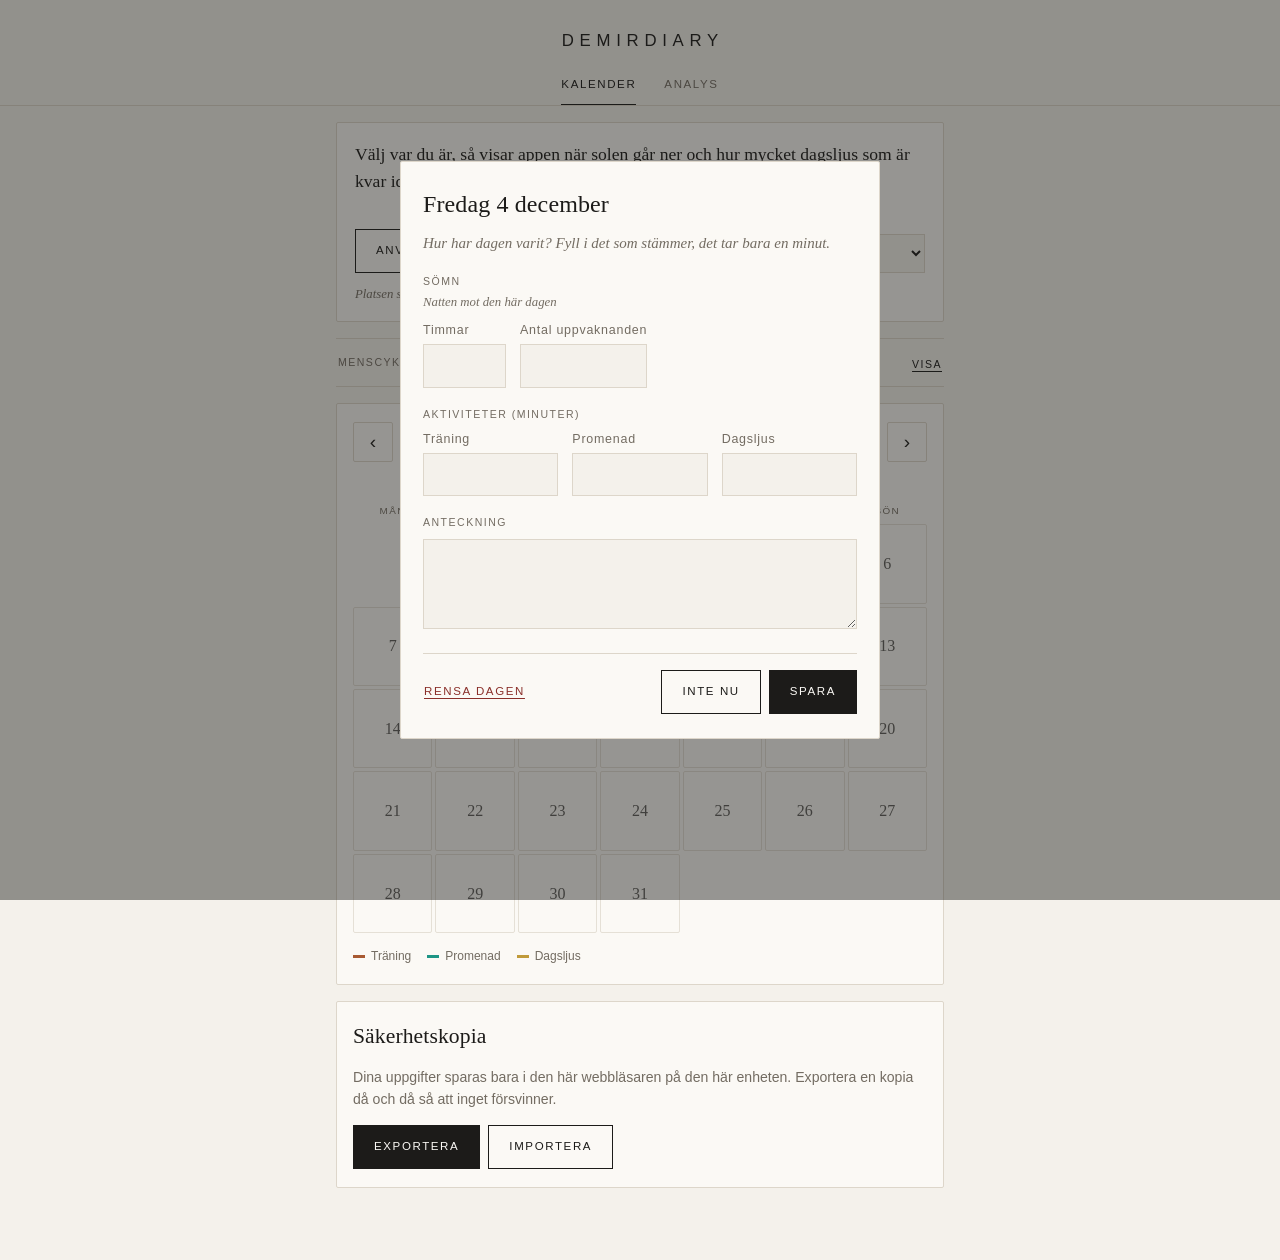
<file: index.html>
<!doctype html>
<html lang="sv">
<head>
  <meta charset="utf-8">
  <meta name="viewport" content="width=device-width, initial-scale=1">
  <meta name="theme-color" content="#f4f1eb" media="(prefers-color-scheme: light)">
  <meta name="theme-color" content="#151412" media="(prefers-color-scheme: dark)">
  <title>DemirDiary</title>
  <meta name="description" content="Personlig dagbok för menscykel, ägglossning och mående.">
  <link rel="manifest" href="manifest.webmanifest">
  <link rel="icon" href="icons/icon.svg?v=20" type="image/svg+xml">
  <link rel="apple-touch-icon" href="icons/apple-touch-icon.png?v=20">
  <meta name="apple-mobile-web-app-capable" content="yes">
  <meta name="mobile-web-app-capable" content="yes">
  <meta name="apple-mobile-web-app-title" content="DemirDiary">
  <meta name="apple-mobile-web-app-status-bar-style" content="default">
  <link rel="stylesheet" href="style.css?v=20">
</head>
<body>
  <header class="app-header">
    <h1>DemirDiary</h1>
    <nav class="app-nav" aria-label="Sidor">
      <a href="./" aria-current="page">Kalender</a>
      <a href="analys.html">Analys</a>
    </nav>
  </header>

  <main>
    <div id="week-slot" data-page="kalender"></div>

    <section class="today-panel" aria-label="Idag">
      <div class="sun-card" id="sun-card" hidden>
        <p class="sun-label" id="sun-label"></p>
        <p class="sun-main" id="sun-main"></p>
        <p class="sun-sub" id="sun-sub"></p>
        <div class="sun-bar" id="sun-bar" role="img">
          <div class="sun-bar-track"><span class="sun-bar-fill" id="sun-bar-fill"></span></div>
          <div class="sun-bar-labels"><span id="sun-bar-start"></span><span id="sun-bar-end"></span></div>
        </div>
        <p class="sun-logged" id="sun-logged" hidden></p>
        <p class="sun-place"><span id="sun-place"></span> <button type="button" class="link-btn inline" id="sun-change">Byt plats</button></p>
      </div>

      <div class="sun-setup" id="sun-setup" hidden>
        <p class="sun-setup-intro" id="sun-setup-intro">Välj var du är, så visar appen när solen går ner och hur mycket dagsljus som är kvar idag.</p>
        <div class="sun-setup-row">
          <button type="button" class="btn btn-secondary" id="sun-geo">Använd min position</button>
          <label class="field">
            <span>Välj ort</span>
            <select id="sun-city"><option value="">Välj ort…</option></select>
          </label>
        </div>
        <p class="field-hint">Platsen sparas bara på den här enheten, avrundad till ungefär 10 km.</p>
      </div>

    </section>

    <details class="cycle-panel" id="cycle-panel">
      <summary>
        <span class="cycle-panel-title">Menscykel</span>
        <span class="cycle-panel-action" aria-hidden="true"></span>
      </summary>
      <section class="stats" aria-label="Översikt över cykeln">
        <div class="stat stat-wide">
          <span class="stat-label">Nästa mens</span>
          <span class="stat-value" id="stat-next">–</span>
          <span class="stat-sub" id="stat-next-sub"></span>
        </div>
        <div class="stat stat-wide">
          <span class="stat-label">Nästa ägglossning</span>
          <span class="stat-value" id="stat-ovulation">–</span>
          <span class="stat-sub" id="stat-ovulation-sub"></span>
        </div>
        <div class="stat">
          <span class="stat-label">Cykeldag</span>
          <span class="stat-value" id="stat-cycle-day">–</span>
        </div>
        <div class="stat">
          <span class="stat-label">Snittcykel</span>
          <span class="stat-value" id="stat-avg-cycle">–</span>
        </div>
        <div class="stat">
          <span class="stat-label">Snittmens</span>
          <span class="stat-value" id="stat-avg-period">–</span>
        </div>
      </section>
    </details>

    <section class="calendar" aria-label="Kalender">
      <div class="calendar-nav">
        <button type="button" class="icon-btn" id="prev-month" aria-label="Föregående månad">‹</button>
        <h2 id="month-title"></h2>
        <button type="button" class="icon-btn" id="next-month" aria-label="Nästa månad">›</button>
      </div>
      <button type="button" class="link-btn" id="go-today">Gå till idag</button>

      <div class="weekdays" aria-hidden="true">
        <span>Mån</span><span>Tis</span><span>Ons</span><span>Tor</span><span>Fre</span><span>Lör</span><span>Sön</span>
      </div>
      <div class="days" id="days"></div>

      <ul class="legend">
        <li class="cycle-item"><span class="swatch mark-period"></span>Mens</li>
        <li class="cycle-item"><span class="swatch mark-ovulation"></span>Ägglossning</li>
        <li class="cycle-item"><span class="swatch predicted"></span>Uppskattad mens</li>
        <li class="cycle-item"><span class="swatch predicted-ovulation"></span>Uppskattad ägglossning</li>
        <li><span class="swatch act-exercise"></span>Träning</li>
        <li><span class="swatch act-walk"></span>Promenad</li>
        <li><span class="swatch act-daylight"></span>Dagsljus</li>
      </ul>
    </section>

    <section class="backup">
      <h2>Säkerhetskopia</h2>
      <p>Dina uppgifter sparas bara i den här webbläsaren på den här enheten. Exportera en kopia då och då så att inget försvinner.</p>
      <div class="backup-actions">
        <button type="button" class="btn" id="export-btn">Exportera</button>
        <label class="btn btn-secondary" for="import-file">Importera</label>
        <input type="file" id="import-file" accept="application/json,.json" hidden>
      </div>
    </section>

    <p class="disclaimer">Uppskattningarna bygger på dina tidigare cykler och är inte medicinska råd. Använd dem inte som preventivmedel.</p>
  </main>

  <dialog id="day-dialog" aria-labelledby="dialog-title">
    <form id="day-form" method="dialog">
      <h2 id="dialog-title" tabindex="-1" autofocus></h2>
      <p class="dialog-intro" id="dialog-intro" hidden></p>

      <fieldset class="cycle-field">
        <legend>Markera dagen</legend>
        <div class="segmented" id="mark-options"></div>
      </fieldset>

      <fieldset>
        <legend>Sömn</legend>
        <p class="field-hint">Natten mot den här dagen</p>
        <div class="field-row">
          <label class="field">
            <span>Timmar</span>
            <input type="number" id="sleep" min="0" max="24" step="0.5" inputmode="decimal">
          </label>
          <label class="field">
            <span>Antal uppvaknanden</span>
            <input type="number" id="wakeups" min="0" max="50" step="1" inputmode="numeric">
          </label>
        </div>
      </fieldset>

      <fieldset>
        <legend>Aktiviteter (minuter)</legend>
        <div class="field-row field-row-three">
          <label class="field">
            <span>Träning</span>
            <input type="number" id="exercise" min="0" max="1440" step="1" inputmode="numeric">
          </label>
          <label class="field">
            <span>Promenad</span>
            <input type="number" id="walk" min="0" max="1440" step="1" inputmode="numeric">
          </label>
          <label class="field">
            <span>Dagsljus</span>
            <input type="number" id="daylight" min="0" max="1440" step="1" inputmode="numeric">
          </label>
        </div>
      </fieldset>

      <label class="field">
        <span>Anteckning</span>
        <textarea id="note" rows="3" maxlength="2000"></textarea>
      </label>

      <div class="dialog-actions">
        <button type="button" class="btn btn-danger" id="clear-day">Rensa dagen</button>
        <span class="spacer"></span>
        <button type="button" class="btn btn-secondary" id="cancel-day">Avbryt</button>
        <button type="submit" class="btn" id="save-day">Spara</button>
      </div>
    </form>
  </dialog>

  <div class="toast" id="toast" role="status" aria-live="polite"></div>

  <script src="common.js?v=20"></script>
  <script src="app.js?v=20"></script>
  <script src="sun.js?v=20"></script>
  <script src="today.js?v=20"></script>
  <script src="weekly.js?v=20"></script>
</body>
</html>
</file>
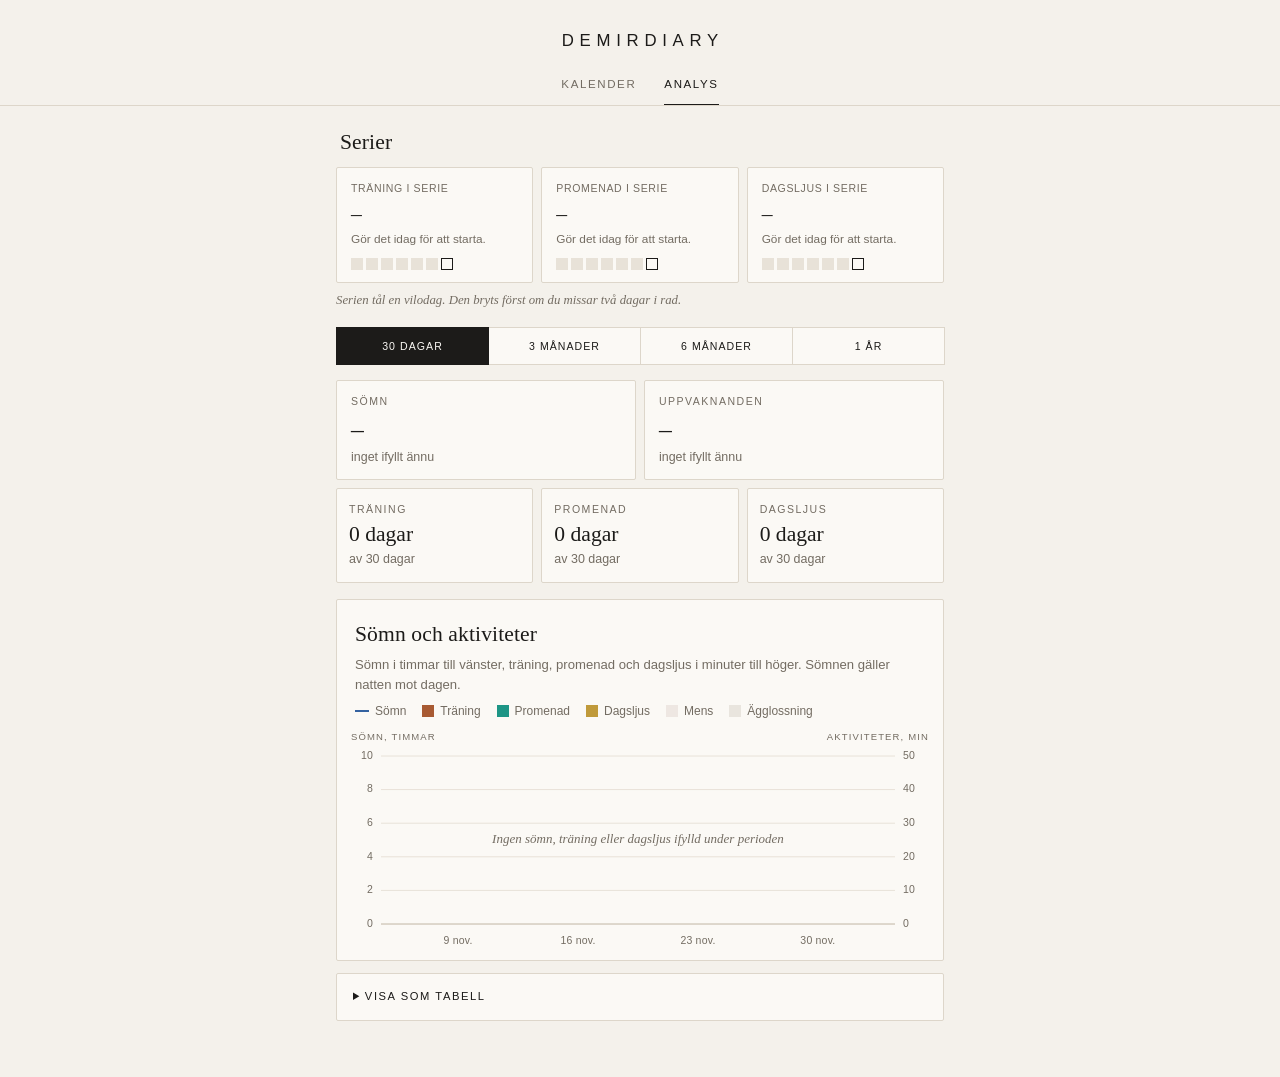
<file: analys.html>
<!doctype html>
<html lang="sv">
<head>
  <meta charset="utf-8">
  <meta name="viewport" content="width=device-width, initial-scale=1">
  <meta name="theme-color" content="#f4f1eb" media="(prefers-color-scheme: light)">
  <meta name="theme-color" content="#151412" media="(prefers-color-scheme: dark)">
  <title>DemirDiary – Analys</title>
  <meta name="description" content="Sömn, träning och dagsljus över tid.">
  <link rel="manifest" href="manifest.webmanifest">
  <link rel="icon" href="icons/icon.svg?v=20" type="image/svg+xml">
  <link rel="apple-touch-icon" href="icons/apple-touch-icon.png?v=20">
  <meta name="apple-mobile-web-app-capable" content="yes">
  <meta name="mobile-web-app-capable" content="yes">
  <meta name="apple-mobile-web-app-title" content="DemirDiary">
  <meta name="apple-mobile-web-app-status-bar-style" content="default">
  <link rel="stylesheet" href="style.css?v=20">
</head>
<body>
  <header class="app-header">
    <h1>DemirDiary</h1>
    <nav class="app-nav" aria-label="Sidor">
      <a href="./">Kalender</a>
      <a href="analys.html" aria-current="page">Analys</a>
    </nav>
  </header>

  <main>
    <section class="streak-section" aria-labelledby="streak-title">
      <h2 id="streak-title">Serier</h2>
      <div class="streaks" id="streaks"></div>
      <p class="streak-note">Serien tål en vilodag. Den bryts först om du missar två dagar i rad.</p>
    </section>

    <div id="week-slot" data-page="analys"></div>

    <div class="range-filter" role="group" aria-label="Tidsperiod" id="range-filter">
      <button type="button" data-days="30">30 dagar</button>
      <button type="button" data-days="90">3 månader</button>
      <button type="button" data-days="182">6 månader</button>
      <button type="button" data-days="365">1 år</button>
    </div>

    <section class="stats" aria-label="Sammanfattning för perioden">
      <div class="stat stat-wide">
        <span class="stat-label">Sömn</span>
        <span class="stat-value" id="stat-sleep">–</span>
        <span class="stat-sub" id="stat-sleep-sub"></span>
      </div>
      <div class="stat stat-wide">
        <span class="stat-label">Uppvaknanden</span>
        <span class="stat-value" id="stat-wakeups">–</span>
        <span class="stat-sub" id="stat-wakeups-sub"></span>
      </div>
      <div class="stat">
        <span class="stat-label">Träning</span>
        <span class="stat-value" id="stat-exercise">–</span>
        <span class="stat-sub" id="stat-exercise-sub"></span>
      </div>
      <div class="stat">
        <span class="stat-label">Promenad</span>
        <span class="stat-value" id="stat-walk">–</span>
        <span class="stat-sub" id="stat-walk-sub"></span>
      </div>
      <div class="stat">
        <span class="stat-label">Dagsljus</span>
        <span class="stat-value" id="stat-daylight">–</span>
        <span class="stat-sub" id="stat-daylight-sub"></span>
      </div>
    </section>

    <section class="chart-card" aria-labelledby="combined-title">
      <h2 id="combined-title">Sömn och aktiviteter</h2>
      <p class="chart-sub">Sömn i timmar till vänster, träning, promenad och dagsljus i minuter till höger. Sömnen gäller natten mot dagen.</p>
      <ul class="legend chart-key" aria-label="Förklaring">
        <li><span class="line-key series-sleep"></span>Sömn</li>
        <li><span class="swatch act-exercise"></span>Träning</li>
        <li><span class="swatch act-walk"></span>Promenad</li>
        <li><span class="swatch act-daylight"></span>Dagsljus</li>
        <li><span class="swatch band-period"></span>Mens</li>
        <li><span class="swatch band-ovulation"></span>Ägglossning</li>
      </ul>
      <div class="chart" id="combined-chart"></div>
    </section>

    <details class="table-view">
      <summary>Visa som tabell</summary>
      <div class="table-scroll">
        <table>
          <thead>
            <tr>
              <th scope="col">Datum</th>
              <th scope="col">Sömn</th>
              <th scope="col">Uppvak&shy;nanden</th>
              <th scope="col">Träning</th>
              <th scope="col">Promenad</th>
              <th scope="col">Dagsljus</th>
              <th scope="col">Markering</th>
            </tr>
          </thead>
          <tbody id="table-body"></tbody>
        </table>
      </div>
      <p class="table-empty" id="table-empty" hidden>Inga ifyllda dagar under perioden.</p>
    </details>
  </main>

  <script src="common.js?v=20"></script>
  <script src="analys.js?v=20"></script>
  <script src="streaks.js?v=20"></script>
  <script src="weekly.js?v=20"></script>
</body>
</html>
</file>
<file: style.css>
/* DemirDiary – stilren skandinavisk stil: naturfärger, hårfina linjer, raka hörn,
   seriffer för rubriker och siffror och små versaler för etiketter. */

:root {
  --bg: #f4f1eb;
  --surface: #fbf9f5;
  --text: #1c1b19;
  --muted: #736c62;
  --border: #ddd6ca;
  --accent: #1c1b19;
  --accent-text: #fbf9f5;
  --danger: #8a2f2a;
  --period: #6e2b2a;
  --period-text: #f4f1eb;
  --ovulation: #d9cfbf;
  --ovulation-text: #1c1b19;
  --predicted: #6e2b2a;
  --predicted-ovulation: #8c7e66;
  /* Grafer (kontrollerade för färgblindhet) */
  --series-sleep: #3462a0;
  --act-exercise: #a85a32;
  --act-daylight: #c09a3a;
  --act-walk: #1d9585;
  --bar-neutral: #cfc6b8;
  --grid: #e8e2d8;
  --axis: #c9c0b2;
  --band-period: rgba(110, 43, 42, 0.09);
  --band-ovulation: rgba(140, 126, 102, 0.16);

  --serif: "Iowan Old Style", "Palatino Linotype", Palatino, "Book Antiqua", Georgia, serif;
  --sans: "Helvetica Neue", Helvetica, Arial, system-ui, sans-serif;
  --radius: 2px;
  --tracking: 0.14em;
  color-scheme: light;
}

@media (prefers-color-scheme: dark) {
  :root {
    --bg: #151412;
    --surface: #1e1b18;
    --text: #ede8df;
    --muted: #a39b8f;
    --border: #36312b;
    --accent: #ede8df;
    --accent-text: #151412;
    --danger: #d98a7f;
    --period: #8f3d38;
    --period-text: #ede8df;
    --ovulation: #4a4337;
    --ovulation-text: #ede8df;
    --predicted: #c27a6f;
    --predicted-ovulation: #a8997c;
    --series-sleep: #5a86cc;
    --act-exercise: #b84a3e;
    --act-daylight: #b08a2e;
    --act-walk: #2a9d8c;
    --bar-neutral: #4a443c;
    --grid: #2a2622;
    --axis: #3d3731;
    --band-period: rgba(180, 80, 70, 0.18);
    --band-ovulation: rgba(168, 153, 124, 0.14);
    color-scheme: dark;
  }
}

* { box-sizing: border-box; }

body {
  margin: 0;
  background: var(--bg);
  color: var(--text);
  font-family: var(--sans);
  font-size: 15px;
  line-height: 1.55;
  -webkit-font-smoothing: antialiased;
}

main {
  max-width: 640px;
  margin: 0 auto;
  padding: 0 16px 56px;
}

/* ---------- Sidhuvud och navigering ---------- */

.app-header {
  text-align: center;
  padding: 28px 16px 0;
  border-bottom: 1px solid var(--border);
  margin-bottom: 8px;
}
.app-header h1 {
  margin: 0;
  font-family: var(--sans);
  font-size: 1.05rem;
  font-weight: 500;
  letter-spacing: 0.34em;
  text-transform: uppercase;
  padding-left: 0.34em; /* väger upp luften efter sista bokstaven */
}
.subtitle { margin: 0; color: var(--muted); }

.app-nav {
  display: flex;
  justify-content: center;
  gap: 28px;
  margin-top: 14px;
}
.app-nav a {
  padding: 8px 0 10px;
  color: var(--muted);
  text-decoration: none;
  font-size: 0.72rem;
  letter-spacing: var(--tracking);
  text-transform: uppercase;
  border-bottom: 1px solid transparent;
}
.app-nav a[aria-current="page"] {
  color: var(--text);
  border-bottom-color: var(--text);
}

h2 {
  font-family: var(--serif);
  font-size: 1.35rem;
  font-weight: 400;
  margin: 0;
  letter-spacing: 0.005em;
}

/* ---------- Kort och översikt ---------- */

.stats {
  display: grid;
  grid-template-columns: repeat(6, 1fr);
  gap: 8px;
  margin: 16px 0;
}
.stat {
  background: var(--surface);
  border: 1px solid var(--border);
  border-radius: var(--radius);
  padding: 12px 14px;
  display: flex;
  flex-direction: column;
  grid-column: span 2;
}
.stat.stat-wide { grid-column: span 3; }
.stats.stats-two .stat { grid-column: span 3; }
.stat-label {
  font-size: 0.66rem;
  color: var(--muted);
  letter-spacing: var(--tracking);
  text-transform: uppercase;
}
.stat-value {
  font-family: var(--serif);
  font-size: 1.6rem;
  font-weight: 400;
  line-height: 1.25;
  margin-top: 4px;
}
.stat-sub { font-size: 0.78rem; color: var(--muted); margin-top: 2px; }
.stat .stat-value { white-space: nowrap; }
.stat:not(.stat-wide) .stat-value { font-size: 1.35rem; }
.stat:not(.stat-wide) { padding: 12px 10px 12px 12px; }

/* ---------- Kalender ---------- */

.calendar, .backup {
  background: var(--surface);
  border: 1px solid var(--border);
  border-radius: var(--radius);
  padding: 18px 16px;
  margin-bottom: 16px;
}
.calendar-nav {
  display: flex;
  align-items: center;
  justify-content: space-between;
}
.calendar-nav h2::first-letter { text-transform: uppercase; }
.icon-btn {
  width: 40px; height: 40px;
  border-radius: var(--radius);
  border: 1px solid var(--border);
  background: transparent;
  color: var(--text);
  font-size: 1.2rem;
  cursor: pointer;
}
.icon-btn:hover { border-color: var(--text); }
.link-btn {
  display: block;
  margin: 6px auto 12px;
  background: none;
  border: none;
  color: var(--muted);
  cursor: pointer;
  font: inherit;
  font-size: 0.68rem;
  letter-spacing: var(--tracking);
  text-transform: uppercase;
  text-decoration: underline;
  text-underline-offset: 3px;
}
.link-btn:hover { color: var(--text); }

.weekdays, .days {
  display: grid;
  grid-template-columns: repeat(7, 1fr);
  gap: 3px;
}
.weekdays span {
  text-align: center;
  font-size: 0.62rem;
  color: var(--muted);
  letter-spacing: var(--tracking);
  text-transform: uppercase;
  padding: 4px 0 6px;
}

.day {
  position: relative;
  aspect-ratio: 1;
  min-width: 0;
  border: 1px solid var(--border);
  border-radius: var(--radius);
  background: var(--surface);
  color: var(--text);
  font: inherit;
  cursor: pointer;
  display: flex;
  flex-direction: column;
  align-items: center;
  justify-content: center;
  padding: 2px;
  gap: 0;
}
.day:hover { border-color: var(--text); }
.day.empty { visibility: hidden; }
.day .num { font-family: var(--serif); font-size: 1rem; line-height: 1.1; }
.day .acts { display: flex; gap: 3px; margin-top: 4px; min-height: 4px; }
.day .act-mark { width: 10px; height: 3px; }
.day .act-mark.act-exercise { background: var(--act-exercise); }
.day .act-mark.act-daylight { background: var(--act-daylight); }
.day .act-mark.act-walk { background: var(--act-walk); }
.day .act-mark { width: 8px; }
.day .dot {
  position: absolute;
  top: 4px; right: 4px;
  width: 4px; height: 4px;
  border-radius: 50%;
  background: var(--muted);
}
.day.future { opacity: 0.7; }
.day.today { outline: 1px solid var(--text); outline-offset: 1px; }
.day.today .num { text-decoration: underline; text-underline-offset: 3px; text-decoration-thickness: 1px; }

.mark-period { background: var(--period); color: var(--period-text); border-color: var(--period); }
.mark-ovulation { background: var(--ovulation); color: var(--ovulation-text); border-color: var(--ovulation); }
.day.mark-period .dot { background: var(--period-text); }
.day.mark-ovulation .dot { background: var(--ovulation-text); }
.predicted { border: 1px dashed var(--predicted); }
.predicted-ovulation { border: 1px dashed var(--predicted-ovulation); }

.legend {
  list-style: none;
  padding: 0;
  margin: 14px 0 0;
  display: flex;
  flex-wrap: wrap;
  gap: 6px 16px;
  font-size: 0.75rem;
  color: var(--muted);
}
.legend li { display: flex; align-items: center; gap: 6px; }
.swatch {
  width: 12px; height: 12px;
  border-radius: 0;
  border: 1px solid var(--border);
}
.swatch.mark-period { background: var(--period); border-color: var(--period); }
.swatch.mark-ovulation { background: var(--ovulation); border-color: var(--ovulation); }
.swatch.predicted { border: 1px dashed var(--predicted); }
.swatch.predicted-ovulation { border: 1px dashed var(--predicted-ovulation); }
.swatch.act-exercise, .swatch.act-daylight, .swatch.act-walk { height: 3px; width: 12px; }

/* ---------- Knappar ---------- */

.btn {
  display: inline-flex;
  align-items: center;
  justify-content: center;
  padding: 12px 20px;
  border-radius: 0;
  border: 1px solid var(--accent);
  background: var(--accent);
  color: var(--accent-text);
  font: inherit;
  font-size: 0.72rem;
  font-weight: 500;
  letter-spacing: var(--tracking);
  text-transform: uppercase;
  white-space: nowrap;
  cursor: pointer;
}
.btn-secondary { background: transparent; color: var(--accent); }
.btn-danger {
  background: transparent;
  color: var(--danger);
  border-color: transparent;
  padding-left: 0;
  padding-right: 0;
  text-decoration: underline;
  text-underline-offset: 3px;
  white-space: nowrap;
}

.backup p { color: var(--muted); font-size: 0.88rem; }
.backup-actions { display: flex; gap: 8px; flex-wrap: wrap; }

.disclaimer {
  font-family: var(--serif);
  font-style: italic;
  font-size: 0.82rem;
  color: var(--muted);
  text-align: center;
}

/* ---------- Dagsformulär ---------- */

dialog {
  width: min(480px, calc(100vw - 32px));
  max-height: calc(100vh - 32px);
  border: 1px solid var(--border);
  border-radius: var(--radius);
  padding: 0;
  background: var(--surface);
  color: var(--text);
}
dialog::backdrop { background: rgba(28, 27, 25, 0.45); }
dialog form { padding: 24px 22px; display: flex; flex-direction: column; gap: 18px; }
dialog h2 { font-size: 1.5rem; }
dialog h2::first-letter { text-transform: uppercase; }
#dialog-title:focus { outline: none; }
.dialog-intro { margin: -10px 0 0; font-family: var(--serif); font-style: italic; color: var(--muted); }

fieldset { border: none; padding: 0; margin: 0; }
legend, .field > span {
  font-size: 0.66rem;
  font-weight: 500;
  color: var(--muted);
  letter-spacing: var(--tracking);
  text-transform: uppercase;
  margin-bottom: 8px;
  display: block;
  padding: 0;
}

.segmented { display: flex; flex-wrap: wrap; }
.segmented label { position: relative; cursor: pointer; margin: 0 -1px -1px 0; }
.segmented input { position: absolute; opacity: 0; pointer-events: none; }
.segmented span {
  display: inline-block;
  padding: 9px 16px;
  border: 1px solid var(--border);
  font-size: 0.85rem;
  background: var(--surface);
}
.segmented input:checked + span {
  background: var(--accent);
  border-color: var(--accent);
  color: var(--accent-text);
  position: relative;
}
.segmented input:focus-visible + span { outline: 2px solid var(--accent); outline-offset: 2px; }

.field input, .field textarea, .sun-setup select {
  width: 100%;
  padding: 9px 10px;
  border: 1px solid var(--border);
  border-radius: 0;
  background: var(--bg);
  color: var(--text);
  font: inherit;
}
.field input:focus, .field textarea:focus, .sun-setup select:focus { outline: none; border-color: var(--text); }
.field input { max-width: 130px; }
.field-hint { margin: -4px 0 8px; font-size: 0.8rem; color: var(--muted); font-family: var(--serif); font-style: italic; }
.field-row-three { display: grid !important; grid-template-columns: repeat(3, 1fr); }
.field-row-three .field input { max-width: none; }
.field-row { display: flex; gap: 14px; flex-wrap: wrap; }
.field-row .field > span { letter-spacing: 0.06em; text-transform: none; font-size: 0.78rem; margin-bottom: 4px; }

.dialog-actions { display: flex; align-items: center; gap: 8px; padding-top: 4px; border-top: 1px solid var(--border); padding-top: 16px; }
.spacer { flex: 1; }

/* ---------- Toast ---------- */

.toast {
  position: fixed;
  left: 50%;
  bottom: 24px;
  transform: translateX(-50%) translateY(20px);
  background: var(--text);
  color: var(--bg);
  padding: 12px 18px;
  border-radius: 0;
  font-size: 0.72rem;
  letter-spacing: var(--tracking);
  text-transform: uppercase;
  opacity: 0;
  pointer-events: none;
  transition: opacity 0.2s, transform 0.2s;
  max-width: calc(100vw - 32px);
}
.toast.show { opacity: 1; transform: translateX(-50%) translateY(0); }

/* ---------- Idag: dagsljus ---------- */

.today-panel { margin: 16px 0; display: flex; flex-direction: column; gap: 8px; }

.sun-card, .sun-setup {
  background: var(--surface);
  border: 1px solid var(--border);
  border-radius: var(--radius);
  padding: 18px 18px 16px;
}
.sun-label {
  margin: 0 0 6px;
  font-size: 0.66rem;
  color: var(--muted);
  letter-spacing: var(--tracking);
  text-transform: uppercase;
}
.sun-main { margin: 0; font-family: var(--serif); font-weight: 400; font-size: 1.45rem; line-height: 1.25; }
.sun-sub { margin: 6px 0 0; }
.sun-bar { margin-top: 16px; }
.sun-bar-track { position: relative; height: 2px; background: var(--grid); }
.sun-bar-fill { display: block; height: 100%; background: var(--act-daylight); }
.sun-bar-labels {
  display: flex;
  justify-content: space-between;
  font-size: 0.72rem;
  color: var(--muted);
  margin-top: 6px;
  font-variant-numeric: tabular-nums;
  letter-spacing: 0.04em;
}
.sun-logged { margin: 12px 0 0; font-family: var(--serif); font-style: italic; }
.sun-place { margin: 12px 0 0; font-size: 0.75rem; color: var(--muted); }
.link-btn.inline { display: inline; margin: 0 0 0 4px; padding: 0; font-size: 0.66rem; }

.sun-setup-intro { margin: 0 0 14px; font-family: var(--serif); font-size: 1.1rem; }
.sun-setup-row { display: flex; flex-wrap: wrap; gap: 12px; align-items: flex-end; }
.sun-setup .field { flex: 1; min-width: 160px; }
.sun-setup .field-hint { margin: 12px 0 0; }

/* ---------- Analys ---------- */

.range-filter { display: flex; flex-wrap: wrap; margin: 16px 0 0; }
.range-filter button {
  flex: 1;
  white-space: nowrap;
  padding: 10px 4px;
  margin: 0 -1px -1px 0;
  border: 1px solid var(--border);
  border-radius: 0;
  background: var(--surface);
  color: var(--text);
  font: inherit;
  font-size: 0.66rem;
  letter-spacing: 0.1em;
  text-transform: uppercase;
  cursor: pointer;
}
.range-filter button[aria-pressed="true"] {
  background: var(--accent);
  border-color: var(--accent);
  color: var(--accent-text);
  position: relative;
}

.chart-card {
  background: var(--surface);
  border: 1px solid var(--border);
  border-radius: var(--radius);
  padding: 18px 14px 10px;
  margin-bottom: 12px;
}
.chart-card h2 { display: flex; align-items: center; gap: 8px; padding: 0 4px; }
.chart-sub { margin: 4px 0 6px; padding: 0 4px; font-size: 0.82rem; color: var(--muted); }

.chart { position: relative; width: 100%; }
.chart-svg { display: block; width: 100%; height: auto; overflow: visible; touch-action: pan-y; font-family: var(--sans); }
.chart-svg:focus { outline: none; }
.chart-svg:focus-visible { outline: 1px solid var(--text); outline-offset: 2px; }

.chart-svg .grid { stroke: var(--grid); stroke-width: 1; }
.chart-svg .axis { stroke: var(--axis); stroke-width: 1; }
.chart-svg .tick { fill: var(--muted); font-size: 10.5px; font-variant-numeric: tabular-nums; letter-spacing: 0.02em; }
.chart-svg .tick-y { text-anchor: end; dominant-baseline: middle; }
.chart-svg .tick-x { text-anchor: middle; }
.chart-svg .tick-y-right { text-anchor: start; dominant-baseline: middle; }
.chart-svg .axis-title { fill: var(--muted); font-size: 9.5px; letter-spacing: 0.12em; text-transform: uppercase; }
.chart-svg .axis-title-right { text-anchor: end; }
.chart-svg .act-exercise { fill: var(--act-exercise); }
.chart-svg .act-daylight { fill: var(--act-daylight); }
.chart-svg .act-walk { fill: var(--act-walk); }
.chart-svg .bar-unknown { fill: var(--bar-neutral); }
.chart-svg .line { fill: none; stroke-width: 1.75; stroke-linejoin: round; stroke-linecap: round; }
.chart-svg .line.series-sleep { stroke: var(--series-sleep); }
.chart-svg .dot { stroke: var(--surface); stroke-width: 2; }
.chart-svg .dot.series-sleep { fill: var(--series-sleep); }
.chart-svg .empty-label { fill: var(--muted); font-family: var(--serif); font-style: italic; font-size: 13px; text-anchor: middle; dominant-baseline: middle; }
.chart-svg .band-period { fill: var(--band-period); }
.chart-svg .band-ovulation { fill: var(--band-ovulation); }
.chart-svg .crosshair { stroke: var(--text); stroke-width: 1; stroke-opacity: 0.5; }
.chart-svg .hit { fill: transparent; cursor: crosshair; }

.line-key { display: inline-block; width: 14px; height: 2px; flex: none; }
.line-key.series-sleep { background: var(--series-sleep); }
.line-key.no-key { background: transparent; }
.rect-key { display: inline-block; width: 10px; height: 10px; flex: none; }
.rect-key.act-exercise { background: var(--act-exercise); }
.rect-key.act-daylight { background: var(--act-daylight); }
.rect-key.act-walk { background: var(--act-walk); }
.chart-card h2 .swatch { border-color: transparent; }

.tooltip {
  position: absolute;
  top: 4px;
  left: 0;
  min-width: 150px;
  padding: 10px 12px;
  background: var(--surface);
  color: var(--text);
  border: 1px solid var(--text);
  border-radius: 0;
  font-size: 0.82rem;
  pointer-events: none;
  opacity: 0;
  transition: opacity 0.1s;
  z-index: 2;
}
.tooltip.show { opacity: 1; }
.tooltip-date { color: var(--muted); font-size: 0.66rem; letter-spacing: var(--tracking); text-transform: uppercase; margin-bottom: 6px; }
.tooltip-row { display: flex; align-items: center; gap: 6px; white-space: nowrap; }
.tooltip-row strong { font-weight: 600; }
.tooltip-row span:last-child { color: var(--muted); }
.tooltip-mark { margin-top: 6px; font-size: 0.75rem; color: var(--muted); }

.chart-legend { margin: 0 0 16px; padding: 0 4px; }
.swatch.band-period { background: var(--band-period); border-color: transparent; }
.swatch.band-ovulation { background: var(--band-ovulation); border-color: transparent; }
.chart-key .swatch.act-exercise, .chart-key .swatch.act-daylight, .chart-key .swatch.act-walk { height: 12px; }
.swatch.act-exercise { background: var(--act-exercise); border-color: transparent; }
.swatch.act-daylight { background: var(--act-daylight); border-color: transparent; }
.swatch.act-walk { background: var(--act-walk); border-color: transparent; }
.chart-key { margin: 6px 0 10px; padding: 0 4px; }
.chart-key .line-key { margin: 6px 0; }

.table-view {
  background: var(--surface);
  border: 1px solid var(--border);
  border-radius: var(--radius);
  padding: 14px 16px;
}
.table-view summary {
  cursor: pointer;
  font-size: 0.7rem;
  letter-spacing: var(--tracking);
  text-transform: uppercase;
  color: var(--text);
}
.table-scroll { overflow-x: auto; margin-top: 10px; }
.table-view table { width: 100%; border-collapse: collapse; font-size: 0.84rem; }
.table-view th, .table-view td { text-align: left; padding: 7px 8px; border-bottom: 1px solid var(--grid); white-space: nowrap; }
.table-view thead th { color: var(--muted); font-weight: 500; font-size: 0.64rem; letter-spacing: var(--tracking); text-transform: uppercase; }
.table-view tbody th { font-weight: 400; }
.table-view td:nth-child(2), .table-view td:nth-child(3) { font-variant-numeric: tabular-nums; }
.table-empty { color: var(--muted); font-size: 0.9rem; }

/* ---------- Serier ---------- */

.streak-section { margin: 20px 0 8px; display: flex; flex-direction: column; gap: 8px; }
.streak-section h2 { padding: 0 4px; }
.streaks { display: grid; grid-template-columns: repeat(3, 1fr); gap: 8px; }
.streak .stat-label { letter-spacing: 0.06em; }
.streak .stat-value { font-size: 1.35rem; white-space: nowrap; }
.streak { padding: 12px 10px 12px 12px; }
.streak .stat-sub { font-size: 0.74rem; }
.streak {
  background: var(--surface);
  border: 1px solid var(--border);
  border-radius: var(--radius);
  padding: 12px 14px;
  display: flex;
  flex-direction: column;
}
.streak.at-risk { border-color: var(--text); }
.streak-dots { display: flex; gap: 3px; margin-top: 10px; }
.streak-dot { flex: 1; max-width: 12px; aspect-ratio: 1; background: var(--grid); }
.streak-dot.act-exercise { background: var(--act-exercise); }
.streak-dot.act-daylight { background: var(--act-daylight); }
.streak-dot.act-walk { background: var(--act-walk); }
.streak-dot.today:not(.done) { background: transparent; box-shadow: inset 0 0 0 1px var(--text); }
.streak-note { margin: 0; font-size: 0.8rem; color: var(--muted); font-family: var(--serif); font-style: italic; }

/* ---------- Veckosammanfattning ---------- */

#week-slot:empty { display: none; }
#week-slot { margin: 16px 0 0; }
.week-card {
  background: var(--surface);
  border: 1px solid var(--text);
  border-radius: var(--radius);
  padding: 18px 18px 14px;
}
.week-title { font-size: 1.45rem; line-height: 1.25; }
.week-stats { margin: 14px 0 0; display: grid; gap: 0; }
.week-stats > div {
  display: grid;
  grid-template-columns: 7.5em 1fr;
  gap: 8px;
  padding: 8px 0;
  border-top: 1px solid var(--grid);
}
.week-stats dt { font-size: 0.66rem; color: var(--muted); letter-spacing: var(--tracking); text-transform: uppercase; padding-top: 3px; }
.week-stats dd { margin: 0; }
.week-delta { display: block; font-size: 0.78rem; color: var(--muted); }
.week-note { margin: 12px 0 0; font-family: var(--serif); font-style: italic; }
.week-close { margin: 10px 0 0; }

/* ---------- Menscykel som kan fällas ut ---------- */

.cycle-panel { margin: 16px 0; }
.cycle-panel > summary {
  list-style: none;
  display: flex;
  justify-content: space-between;
  align-items: center;
  padding: 12px 2px;
  border-top: 1px solid var(--border);
  border-bottom: 1px solid var(--border);
  cursor: pointer;
}
.cycle-panel > summary::-webkit-details-marker { display: none; }
.cycle-panel > summary:focus-visible { outline: 1px solid var(--text); outline-offset: 2px; }
.cycle-panel-title, .cycle-panel-action::after {
  font-size: 0.66rem;
  letter-spacing: var(--tracking);
  text-transform: uppercase;
}
.cycle-panel-title { color: var(--muted); }
.cycle-panel-action::after {
  content: 'Visa';
  color: var(--text);
  text-decoration: underline;
  text-underline-offset: 3px;
}
.cycle-panel[open] .cycle-panel-action::after { content: 'Dölj'; }
.cycle-panel[open] > summary { border-bottom-color: transparent; }
.cycle-panel .stats { margin: 4px 0 0; }

.cycle-hidden .cycle-item,
.cycle-hidden .cycle-field,
.cycle-hidden .disclaimer { display: none; }
</file>
